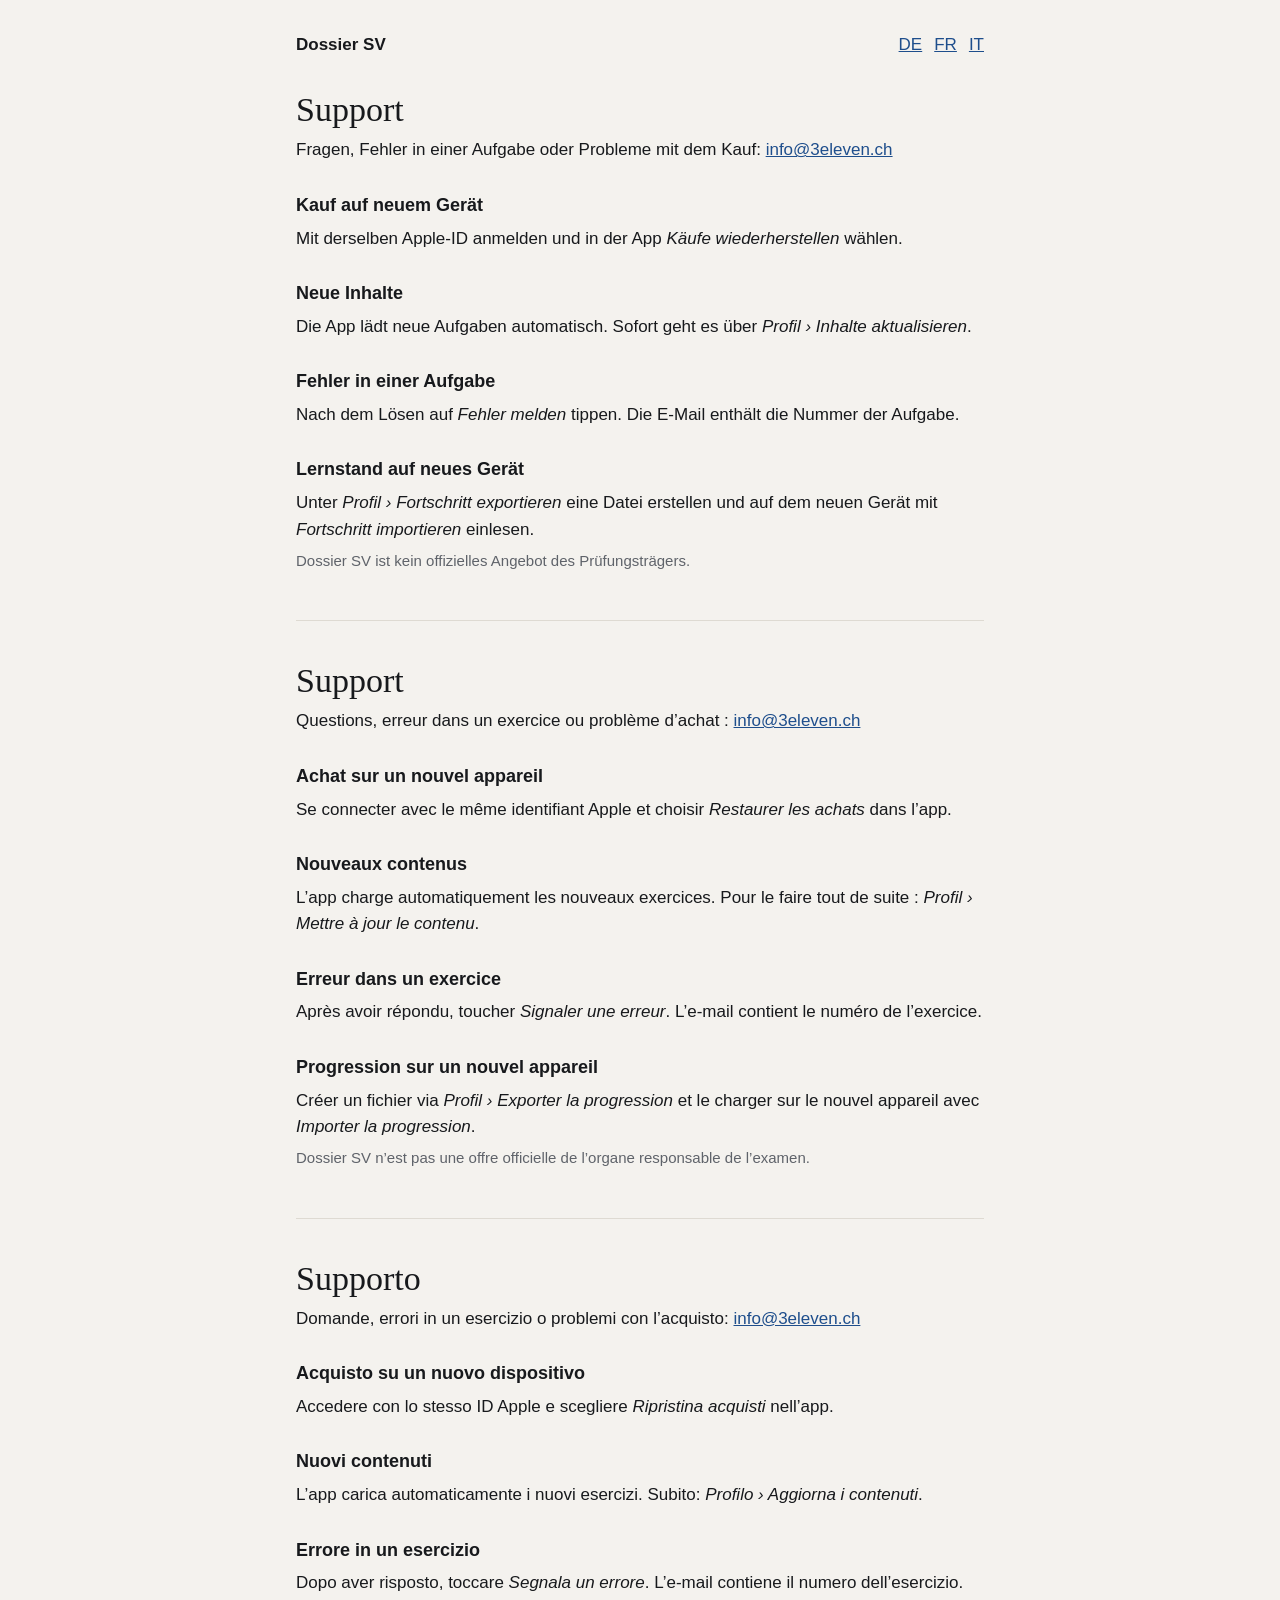
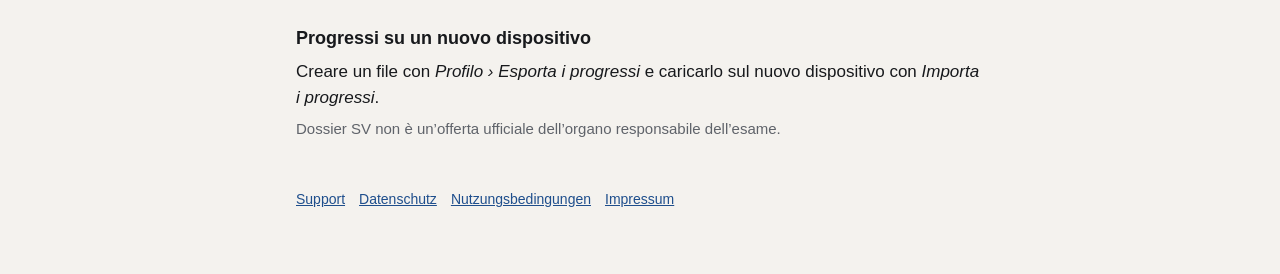
<file: index.html>
<!doctype html>
<html lang="de">
<head>
<meta charset="utf-8">
<meta name="viewport" content="width=device-width, initial-scale=1">
<title>Support – Dossier SV</title>
<link rel="stylesheet" href="style.css">
</head>
<body>
<main>
<header>
  <span class="brand">Dossier SV</span>
  <nav class="lang"><a href="#de">DE</a><a href="#fr">FR</a><a href="#it">IT</a></nav>
</header>

<section id="de" lang="de">
  <h1>Support</h1>
  <p>Fragen, Fehler in einer Aufgabe oder Probleme mit dem Kauf: <a href="mailto:info@3eleven.ch">info@3eleven.ch</a></p>

  <h2>Kauf auf neuem Gerät</h2>
  <p>Mit derselben Apple-ID anmelden und in der App <em>Käufe wiederherstellen</em> wählen.</p>

  <h2>Neue Inhalte</h2>
  <p>Die App lädt neue Aufgaben automatisch. Sofort geht es über <em>Profil › Inhalte aktualisieren</em>.</p>

  <h2>Fehler in einer Aufgabe</h2>
  <p>Nach dem Lösen auf <em>Fehler melden</em> tippen. Die E-Mail enthält die Nummer der Aufgabe.</p>

  <h2>Lernstand auf neues Gerät</h2>
  <p>Unter <em>Profil › Fortschritt exportieren</em> eine Datei erstellen und auf dem neuen Gerät mit <em>Fortschritt importieren</em> einlesen.</p>

  <p class="meta">Dossier SV ist kein offizielles Angebot des Prüfungsträgers.</p>
</section>

<section id="fr" lang="fr">
  <h1>Support</h1>
  <p>Questions, erreur dans un exercice ou problème d’achat : <a href="mailto:info@3eleven.ch">info@3eleven.ch</a></p>

  <h2>Achat sur un nouvel appareil</h2>
  <p>Se connecter avec le même identifiant Apple et choisir <em>Restaurer les achats</em> dans l’app.</p>

  <h2>Nouveaux contenus</h2>
  <p>L’app charge automatiquement les nouveaux exercices. Pour le faire tout de suite : <em>Profil › Mettre à jour le contenu</em>.</p>

  <h2>Erreur dans un exercice</h2>
  <p>Après avoir répondu, toucher <em>Signaler une erreur</em>. L’e-mail contient le numéro de l’exercice.</p>

  <h2>Progression sur un nouvel appareil</h2>
  <p>Créer un fichier via <em>Profil › Exporter la progression</em> et le charger sur le nouvel appareil avec <em>Importer la progression</em>.</p>

  <p class="meta">Dossier SV n’est pas une offre officielle de l’organe responsable de l’examen.</p>
</section>

<section id="it" lang="it">
  <h1>Supporto</h1>
  <p>Domande, errori in un esercizio o problemi con l’acquisto: <a href="mailto:info@3eleven.ch">info@3eleven.ch</a></p>

  <h2>Acquisto su un nuovo dispositivo</h2>
  <p>Accedere con lo stesso ID Apple e scegliere <em>Ripristina acquisti</em> nell’app.</p>

  <h2>Nuovi contenuti</h2>
  <p>L’app carica automaticamente i nuovi esercizi. Subito: <em>Profilo › Aggiorna i contenuti</em>.</p>

  <h2>Errore in un esercizio</h2>
  <p>Dopo aver risposto, toccare <em>Segnala un errore</em>. L’e-mail contiene il numero dell’esercizio.</p>

  <h2>Progressi su un nuovo dispositivo</h2>
  <p>Creare un file con <em>Profilo › Esporta i progressi</em> e caricarlo sul nuovo dispositivo con <em>Importa i progressi</em>.</p>

  <p class="meta">Dossier SV non è un’offerta ufficiale dell’organo responsabile dell’esame.</p>
</section>

<footer>
  <a href="index.html">Support</a><a href="datenschutz.html">Datenschutz</a><a href="nutzungsbedingungen.html">Nutzungsbedingungen</a><a href="impressum.html">Impressum</a>
</footer>
</main>
</body>
</html>
</file>
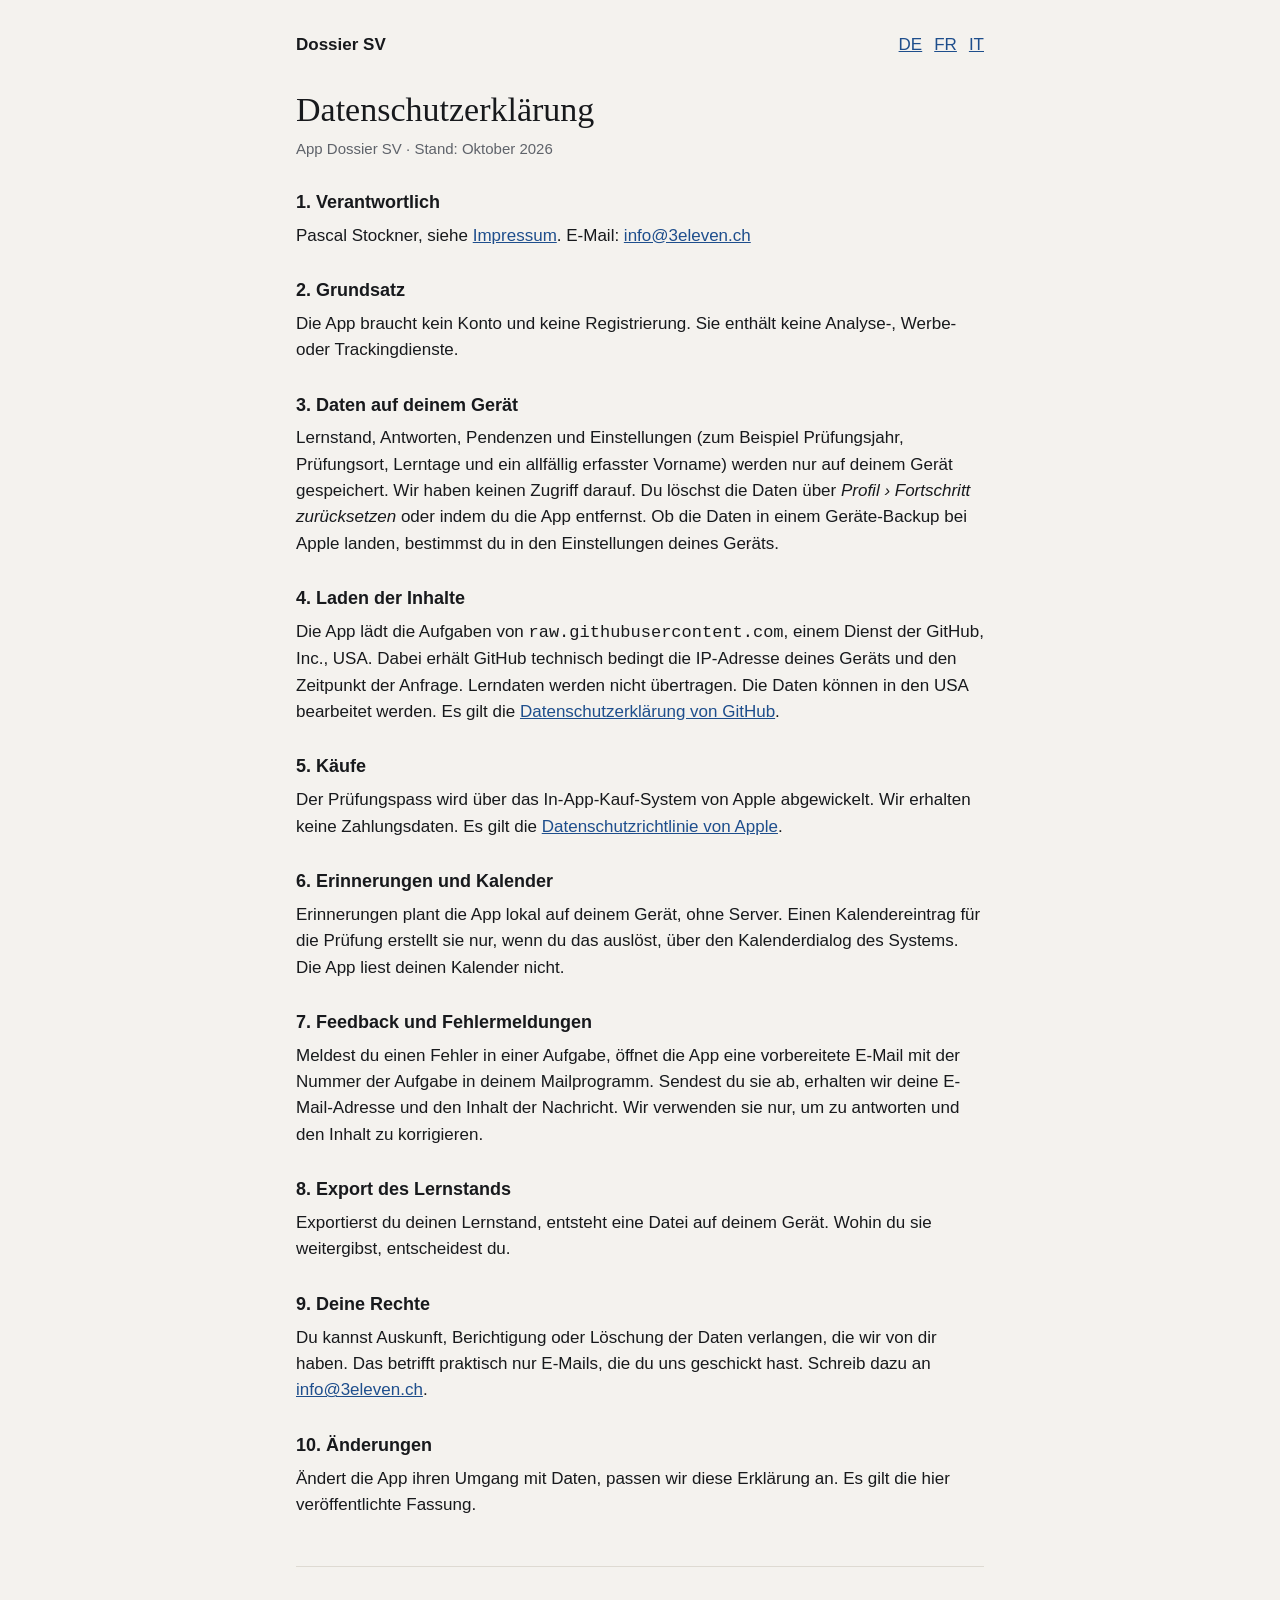
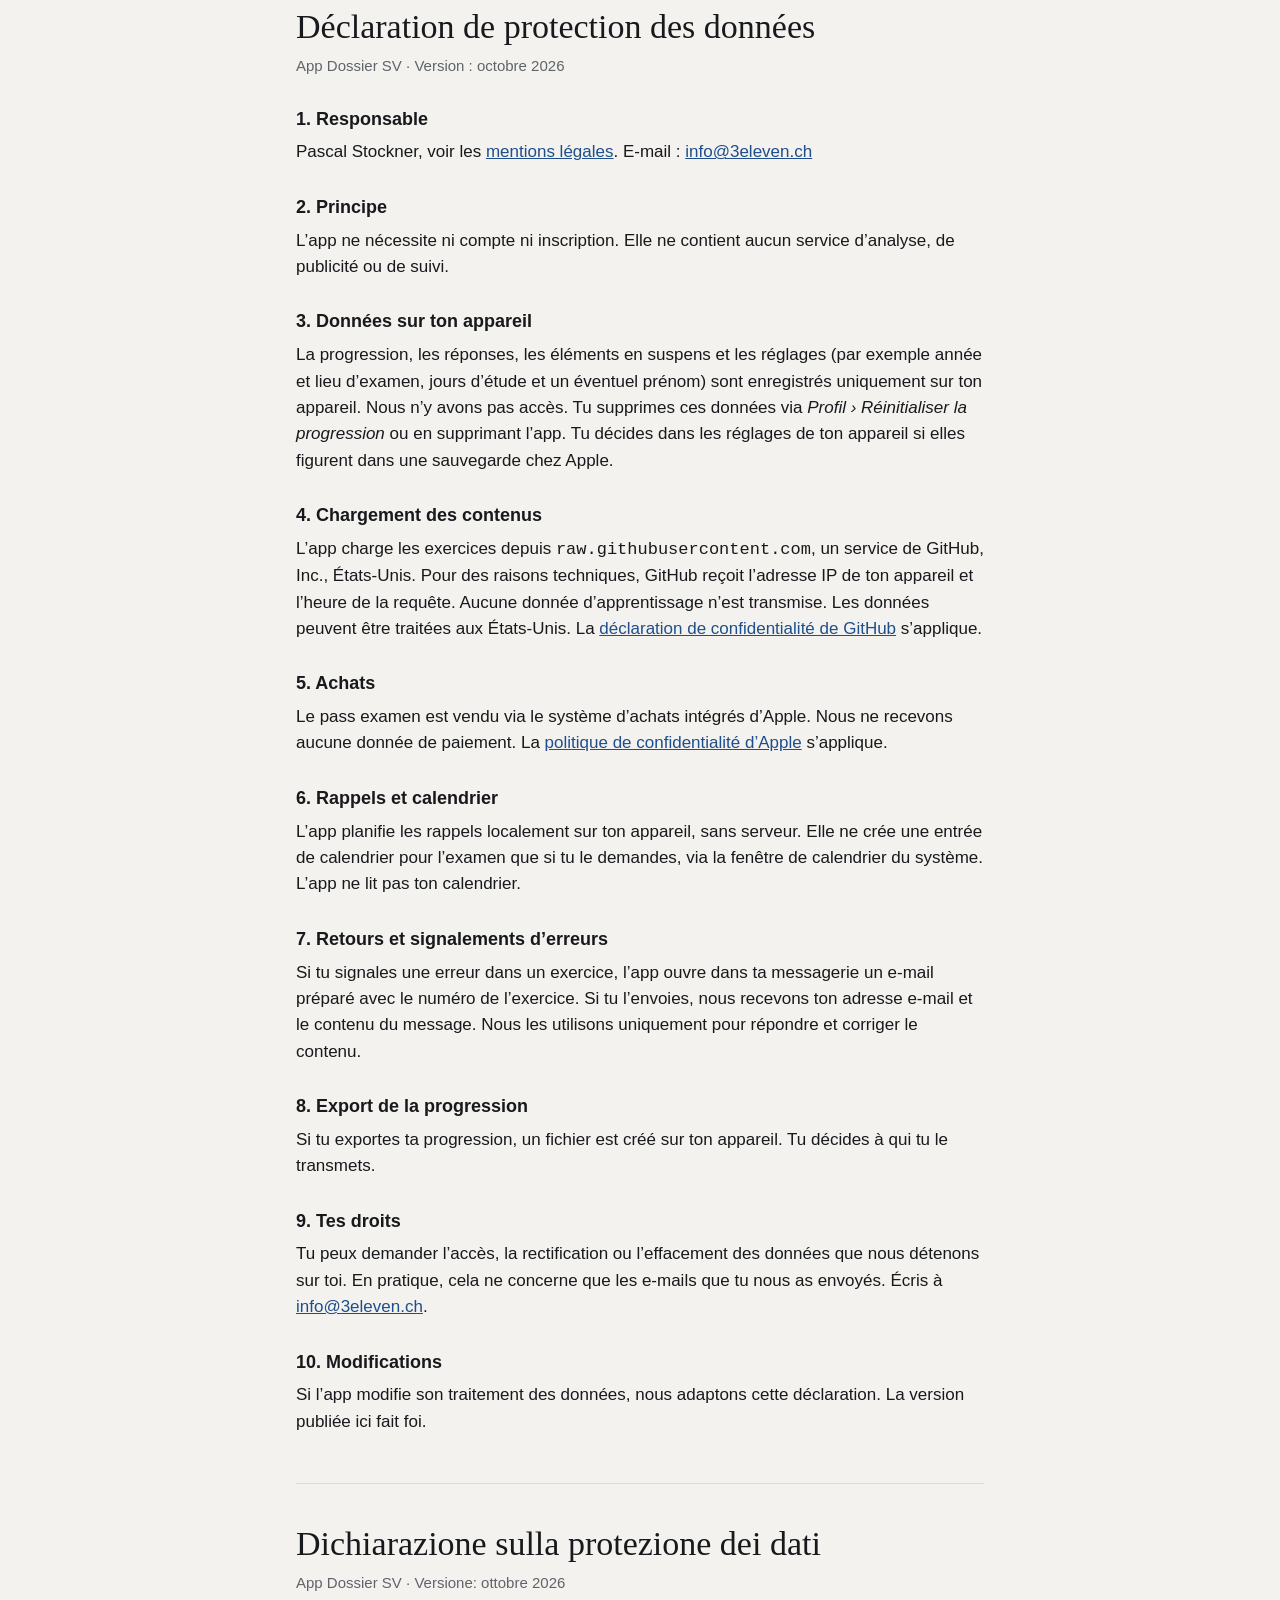
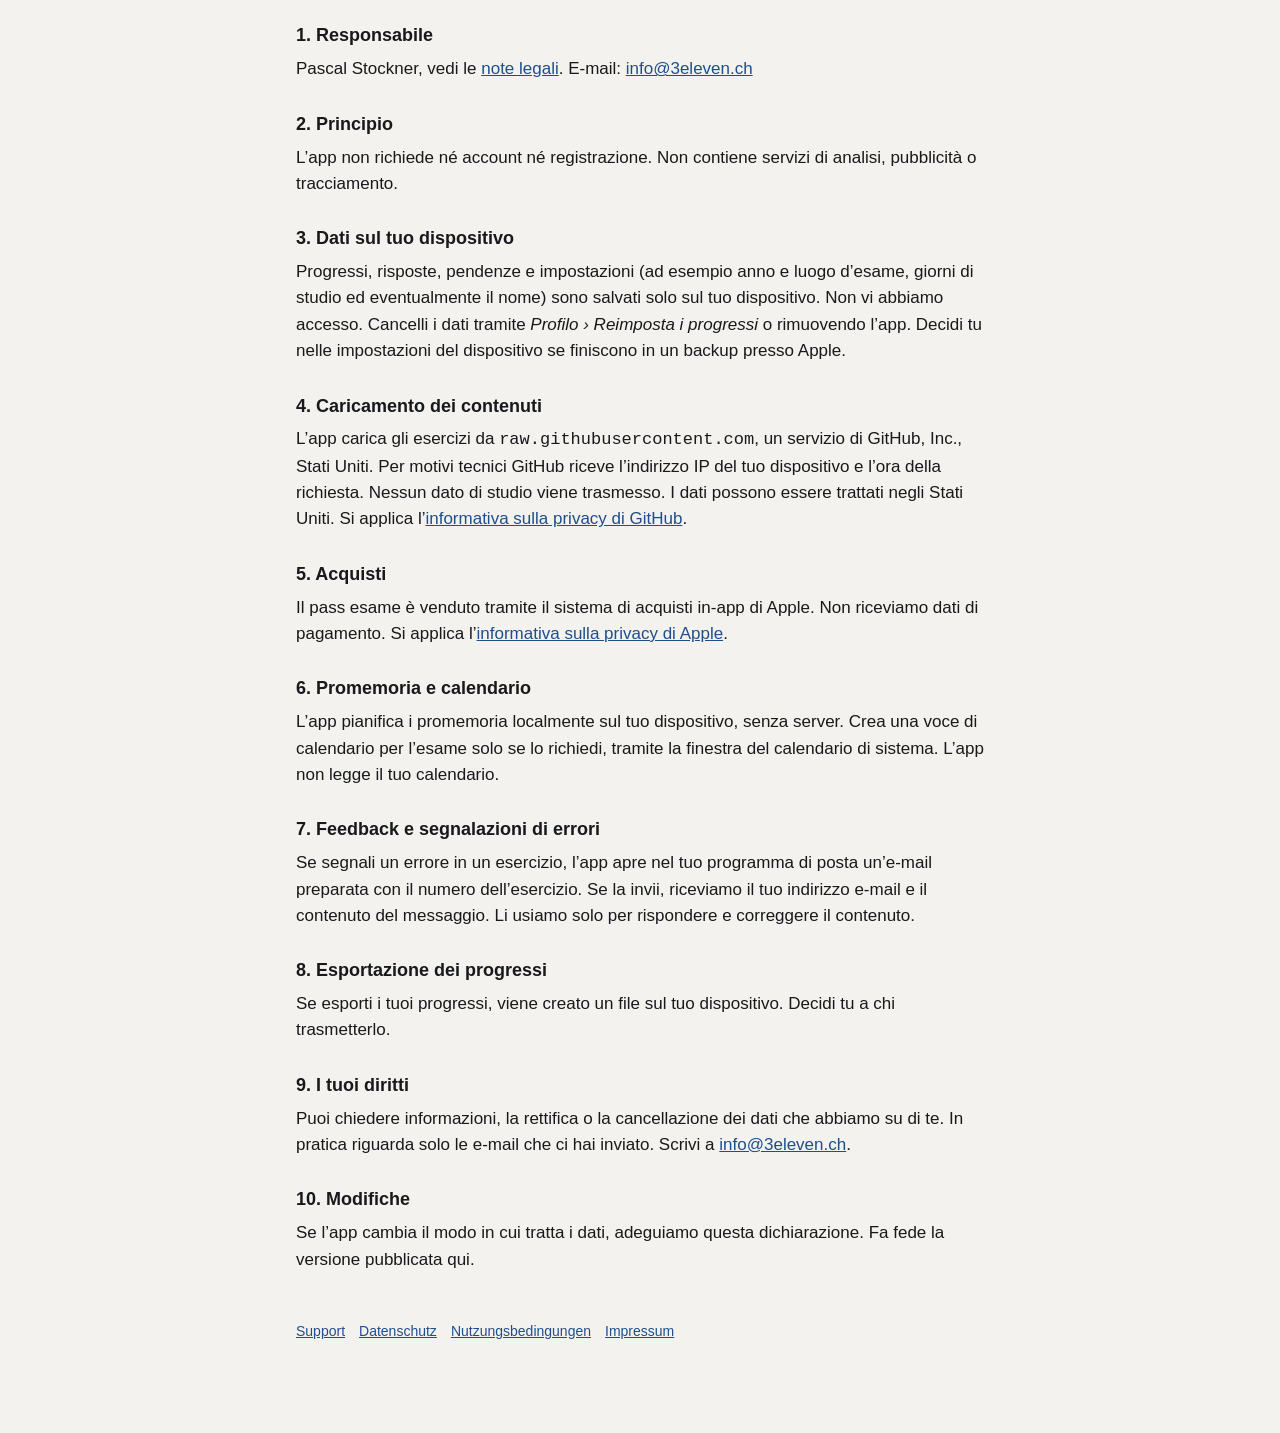
<file: datenschutz.html>
<!doctype html>
<html lang="de">
<head>
<meta charset="utf-8">
<meta name="viewport" content="width=device-width, initial-scale=1">
<title>Datenschutz – Dossier SV</title>
<link rel="stylesheet" href="style.css">
</head>
<body>
<main>
<header>
  <span class="brand">Dossier SV</span>
  <nav class="lang"><a href="#de">DE</a><a href="#fr">FR</a><a href="#it">IT</a></nav>
</header>

<section id="de" lang="de">
  <h1>Datenschutzerklärung</h1>
  <p class="meta">App Dossier SV · Stand: Oktober 2026</p>

  <h2>1. Verantwortlich</h2>
  <p>Pascal Stockner, siehe <a href="impressum.html">Impressum</a>. E-Mail: <a href="mailto:info@3eleven.ch">info@3eleven.ch</a></p>

  <h2>2. Grundsatz</h2>
  <p>Die App braucht kein Konto und keine Registrierung. Sie enthält keine Analyse-, Werbe- oder Trackingdienste.</p>

  <h2>3. Daten auf deinem Gerät</h2>
  <p>Lernstand, Antworten, Pendenzen und Einstellungen (zum Beispiel Prüfungsjahr, Prüfungsort, Lerntage und ein allfällig erfasster Vorname) werden nur auf deinem Gerät gespeichert. Wir haben keinen Zugriff darauf. Du löschst die Daten über <em>Profil › Fortschritt zurücksetzen</em> oder indem du die App entfernst. Ob die Daten in einem Geräte-Backup bei Apple landen, bestimmst du in den Einstellungen deines Geräts.</p>

  <h2>4. Laden der Inhalte</h2>
  <p>Die App lädt die Aufgaben von <code>raw.githubusercontent.com</code>, einem Dienst der GitHub, Inc., USA. Dabei erhält GitHub technisch bedingt die IP-Adresse deines Geräts und den Zeitpunkt der Anfrage. Lerndaten werden nicht übertragen. Die Daten können in den USA bearbeitet werden. Es gilt die <a href="https://docs.github.com/de/site-policy/privacy-policies/github-general-privacy-statement">Datenschutzerklärung von GitHub</a>.</p>

  <h2>5. Käufe</h2>
  <p>Der Prüfungspass wird über das In-App-Kauf-System von Apple abgewickelt. Wir erhalten keine Zahlungsdaten. Es gilt die <a href="https://www.apple.com/chde/legal/privacy/">Datenschutzrichtlinie von Apple</a>.</p>

  <h2>6. Erinnerungen und Kalender</h2>
  <p>Erinnerungen plant die App lokal auf deinem Gerät, ohne Server. Einen Kalendereintrag für die Prüfung erstellt sie nur, wenn du das auslöst, über den Kalenderdialog des Systems. Die App liest deinen Kalender nicht.</p>

  <h2>7. Feedback und Fehlermeldungen</h2>
  <p>Meldest du einen Fehler in einer Aufgabe, öffnet die App eine vorbereitete E-Mail mit der Nummer der Aufgabe in deinem Mailprogramm. Sendest du sie ab, erhalten wir deine E-Mail-Adresse und den Inhalt der Nachricht. Wir verwenden sie nur, um zu antworten und den Inhalt zu korrigieren.</p>

  <h2>8. Export des Lernstands</h2>
  <p>Exportierst du deinen Lernstand, entsteht eine Datei auf deinem Gerät. Wohin du sie weitergibst, entscheidest du.</p>

  <h2>9. Deine Rechte</h2>
  <p>Du kannst Auskunft, Berichtigung oder Löschung der Daten verlangen, die wir von dir haben. Das betrifft praktisch nur E-Mails, die du uns geschickt hast. Schreib dazu an <a href="mailto:info@3eleven.ch">info@3eleven.ch</a>.</p>

  <h2>10. Änderungen</h2>
  <p>Ändert die App ihren Umgang mit Daten, passen wir diese Erklärung an. Es gilt die hier veröffentlichte Fassung.</p>
</section>

<section id="fr" lang="fr">
  <h1>Déclaration de protection des données</h1>
  <p class="meta">App Dossier SV · Version : octobre 2026</p>

  <h2>1. Responsable</h2>
  <p>Pascal Stockner, voir les <a href="impressum.html#fr">mentions légales</a>. E-mail : <a href="mailto:info@3eleven.ch">info@3eleven.ch</a></p>

  <h2>2. Principe</h2>
  <p>L’app ne nécessite ni compte ni inscription. Elle ne contient aucun service d’analyse, de publicité ou de suivi.</p>

  <h2>3. Données sur ton appareil</h2>
  <p>La progression, les réponses, les éléments en suspens et les réglages (par exemple année et lieu d’examen, jours d’étude et un éventuel prénom) sont enregistrés uniquement sur ton appareil. Nous n’y avons pas accès. Tu supprimes ces données via <em>Profil › Réinitialiser la progression</em> ou en supprimant l’app. Tu décides dans les réglages de ton appareil si elles figurent dans une sauvegarde chez Apple.</p>

  <h2>4. Chargement des contenus</h2>
  <p>L’app charge les exercices depuis <code>raw.githubusercontent.com</code>, un service de GitHub, Inc., États-Unis. Pour des raisons techniques, GitHub reçoit l’adresse IP de ton appareil et l’heure de la requête. Aucune donnée d’apprentissage n’est transmise. Les données peuvent être traitées aux États-Unis. La <a href="https://docs.github.com/fr/site-policy/privacy-policies/github-general-privacy-statement">déclaration de confidentialité de GitHub</a> s’applique.</p>

  <h2>5. Achats</h2>
  <p>Le pass examen est vendu via le système d’achats intégrés d’Apple. Nous ne recevons aucune donnée de paiement. La <a href="https://www.apple.com/chfr/legal/privacy/">politique de confidentialité d’Apple</a> s’applique.</p>

  <h2>6. Rappels et calendrier</h2>
  <p>L’app planifie les rappels localement sur ton appareil, sans serveur. Elle ne crée une entrée de calendrier pour l’examen que si tu le demandes, via la fenêtre de calendrier du système. L’app ne lit pas ton calendrier.</p>

  <h2>7. Retours et signalements d’erreurs</h2>
  <p>Si tu signales une erreur dans un exercice, l’app ouvre dans ta messagerie un e-mail préparé avec le numéro de l’exercice. Si tu l’envoies, nous recevons ton adresse e-mail et le contenu du message. Nous les utilisons uniquement pour répondre et corriger le contenu.</p>

  <h2>8. Export de la progression</h2>
  <p>Si tu exportes ta progression, un fichier est créé sur ton appareil. Tu décides à qui tu le transmets.</p>

  <h2>9. Tes droits</h2>
  <p>Tu peux demander l’accès, la rectification ou l’effacement des données que nous détenons sur toi. En pratique, cela ne concerne que les e-mails que tu nous as envoyés. Écris à <a href="mailto:info@3eleven.ch">info@3eleven.ch</a>.</p>

  <h2>10. Modifications</h2>
  <p>Si l’app modifie son traitement des données, nous adaptons cette déclaration. La version publiée ici fait foi.</p>
</section>

<section id="it" lang="it">
  <h1>Dichiarazione sulla protezione dei dati</h1>
  <p class="meta">App Dossier SV · Versione: ottobre 2026</p>

  <h2>1. Responsabile</h2>
  <p>Pascal Stockner, vedi le <a href="impressum.html#it">note legali</a>. E-mail: <a href="mailto:info@3eleven.ch">info@3eleven.ch</a></p>

  <h2>2. Principio</h2>
  <p>L’app non richiede né account né registrazione. Non contiene servizi di analisi, pubblicità o tracciamento.</p>

  <h2>3. Dati sul tuo dispositivo</h2>
  <p>Progressi, risposte, pendenze e impostazioni (ad esempio anno e luogo d’esame, giorni di studio ed eventualmente il nome) sono salvati solo sul tuo dispositivo. Non vi abbiamo accesso. Cancelli i dati tramite <em>Profilo › Reimposta i progressi</em> o rimuovendo l’app. Decidi tu nelle impostazioni del dispositivo se finiscono in un backup presso Apple.</p>

  <h2>4. Caricamento dei contenuti</h2>
  <p>L’app carica gli esercizi da <code>raw.githubusercontent.com</code>, un servizio di GitHub, Inc., Stati Uniti. Per motivi tecnici GitHub riceve l’indirizzo IP del tuo dispositivo e l’ora della richiesta. Nessun dato di studio viene trasmesso. I dati possono essere trattati negli Stati Uniti. Si applica l’<a href="https://docs.github.com/en/site-policy/privacy-policies/github-general-privacy-statement">informativa sulla privacy di GitHub</a>.</p>

  <h2>5. Acquisti</h2>
  <p>Il pass esame è venduto tramite il sistema di acquisti in-app di Apple. Non riceviamo dati di pagamento. Si applica l’<a href="https://www.apple.com/chit/legal/privacy/">informativa sulla privacy di Apple</a>.</p>

  <h2>6. Promemoria e calendario</h2>
  <p>L’app pianifica i promemoria localmente sul tuo dispositivo, senza server. Crea una voce di calendario per l’esame solo se lo richiedi, tramite la finestra del calendario di sistema. L’app non legge il tuo calendario.</p>

  <h2>7. Feedback e segnalazioni di errori</h2>
  <p>Se segnali un errore in un esercizio, l’app apre nel tuo programma di posta un’e-mail preparata con il numero dell’esercizio. Se la invii, riceviamo il tuo indirizzo e-mail e il contenuto del messaggio. Li usiamo solo per rispondere e correggere il contenuto.</p>

  <h2>8. Esportazione dei progressi</h2>
  <p>Se esporti i tuoi progressi, viene creato un file sul tuo dispositivo. Decidi tu a chi trasmetterlo.</p>

  <h2>9. I tuoi diritti</h2>
  <p>Puoi chiedere informazioni, la rettifica o la cancellazione dei dati che abbiamo su di te. In pratica riguarda solo le e-mail che ci hai inviato. Scrivi a <a href="mailto:info@3eleven.ch">info@3eleven.ch</a>.</p>

  <h2>10. Modifiche</h2>
  <p>Se l’app cambia il modo in cui tratta i dati, adeguiamo questa dichiarazione. Fa fede la versione pubblicata qui.</p>
</section>

<footer>
  <a href="index.html">Support</a><a href="datenschutz.html">Datenschutz</a><a href="nutzungsbedingungen.html">Nutzungsbedingungen</a><a href="impressum.html">Impressum</a>
</footer>
</main>
</body>
</html>
</file>
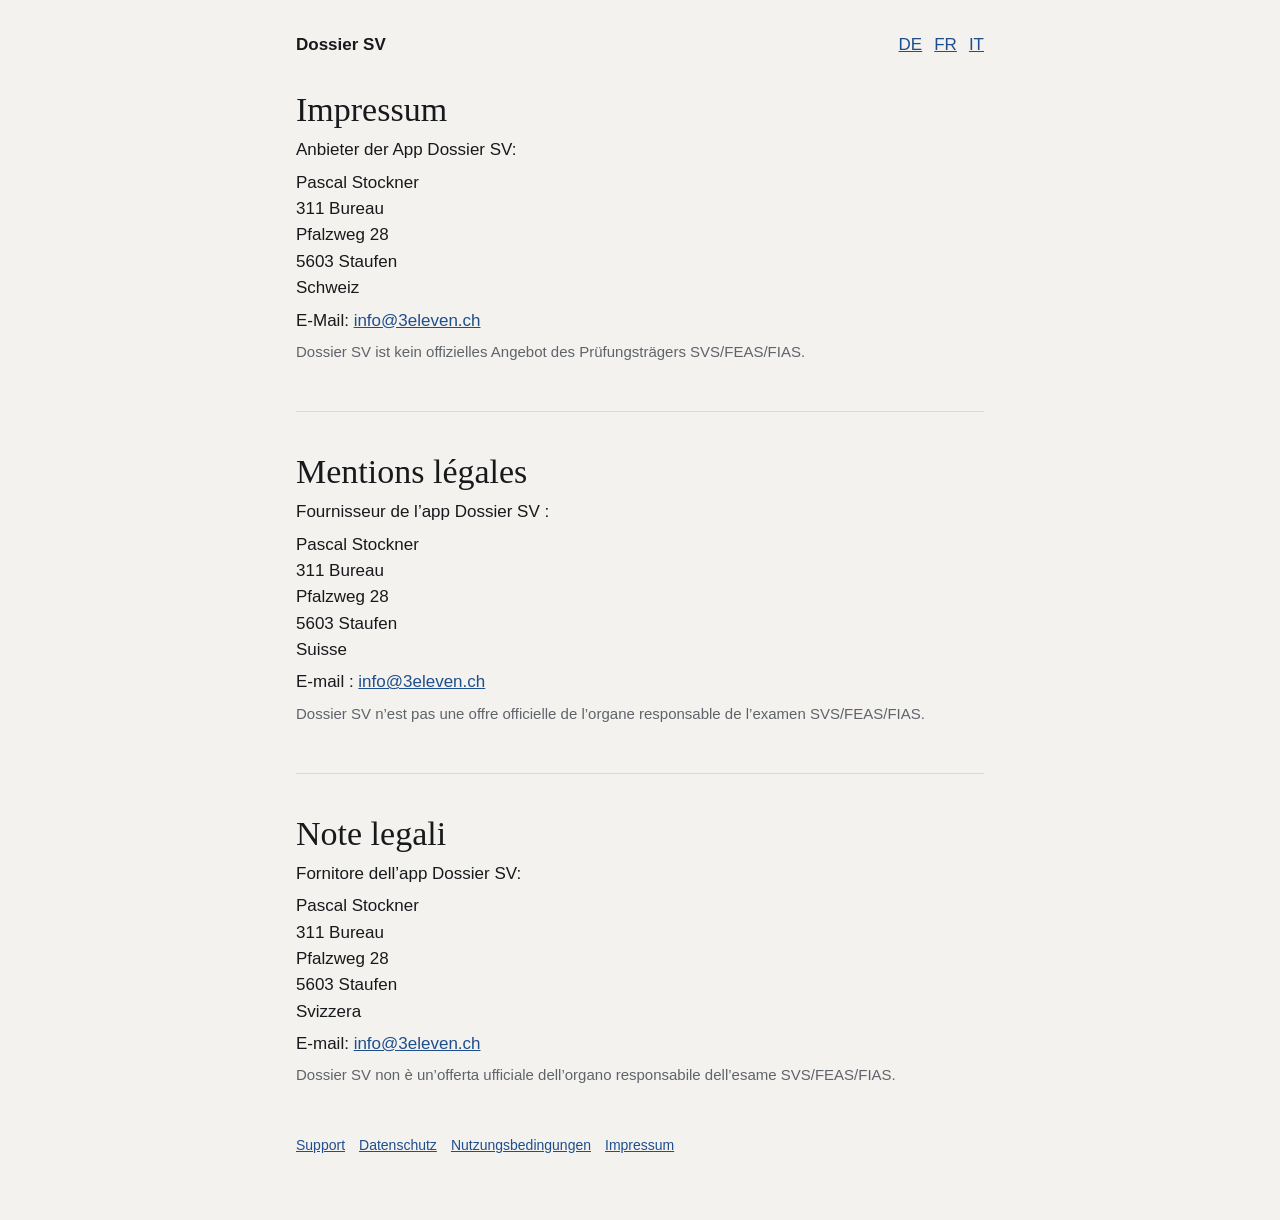
<file: impressum.html>
<!doctype html>
<html lang="de">
<head>
<meta charset="utf-8">
<meta name="viewport" content="width=device-width, initial-scale=1">
<title>Impressum – Dossier SV</title>
<link rel="stylesheet" href="style.css">
</head>
<body>
<main>
<header>
  <span class="brand">Dossier SV</span>
  <nav class="lang"><a href="#de">DE</a><a href="#fr">FR</a><a href="#it">IT</a></nav>
</header>

<section id="de" lang="de">
  <h1>Impressum</h1>
  <p>Anbieter der App Dossier SV:</p>
  <p>Pascal Stockner<br>311 Bureau<br>Pfalzweg 28<br>5603 Staufen<br>Schweiz</p>
  <p>E-Mail: <a href="mailto:info@3eleven.ch">info@3eleven.ch</a></p>
  <p class="meta">Dossier SV ist kein offizielles Angebot des Prüfungsträgers SVS/FEAS/FIAS.</p>
</section>

<section id="fr" lang="fr">
  <h1>Mentions légales</h1>
  <p>Fournisseur de l’app Dossier SV :</p>
  <p>Pascal Stockner<br>311 Bureau<br>Pfalzweg 28<br>5603 Staufen<br>Suisse</p>
  <p>E-mail : <a href="mailto:info@3eleven.ch">info@3eleven.ch</a></p>
  <p class="meta">Dossier SV n’est pas une offre officielle de l’organe responsable de l’examen SVS/FEAS/FIAS.</p>
</section>

<section id="it" lang="it">
  <h1>Note legali</h1>
  <p>Fornitore dell’app Dossier SV:</p>
  <p>Pascal Stockner<br>311 Bureau<br>Pfalzweg 28<br>5603 Staufen<br>Svizzera</p>
  <p>E-mail: <a href="mailto:info@3eleven.ch">info@3eleven.ch</a></p>
  <p class="meta">Dossier SV non è un’offerta ufficiale dell’organo responsabile dell’esame SVS/FEAS/FIAS.</p>
</section>

<footer>
  <a href="index.html">Support</a><a href="datenschutz.html">Datenschutz</a><a href="nutzungsbedingungen.html">Nutzungsbedingungen</a><a href="impressum.html">Impressum</a>
</footer>
</main>
</body>
</html>
</file>
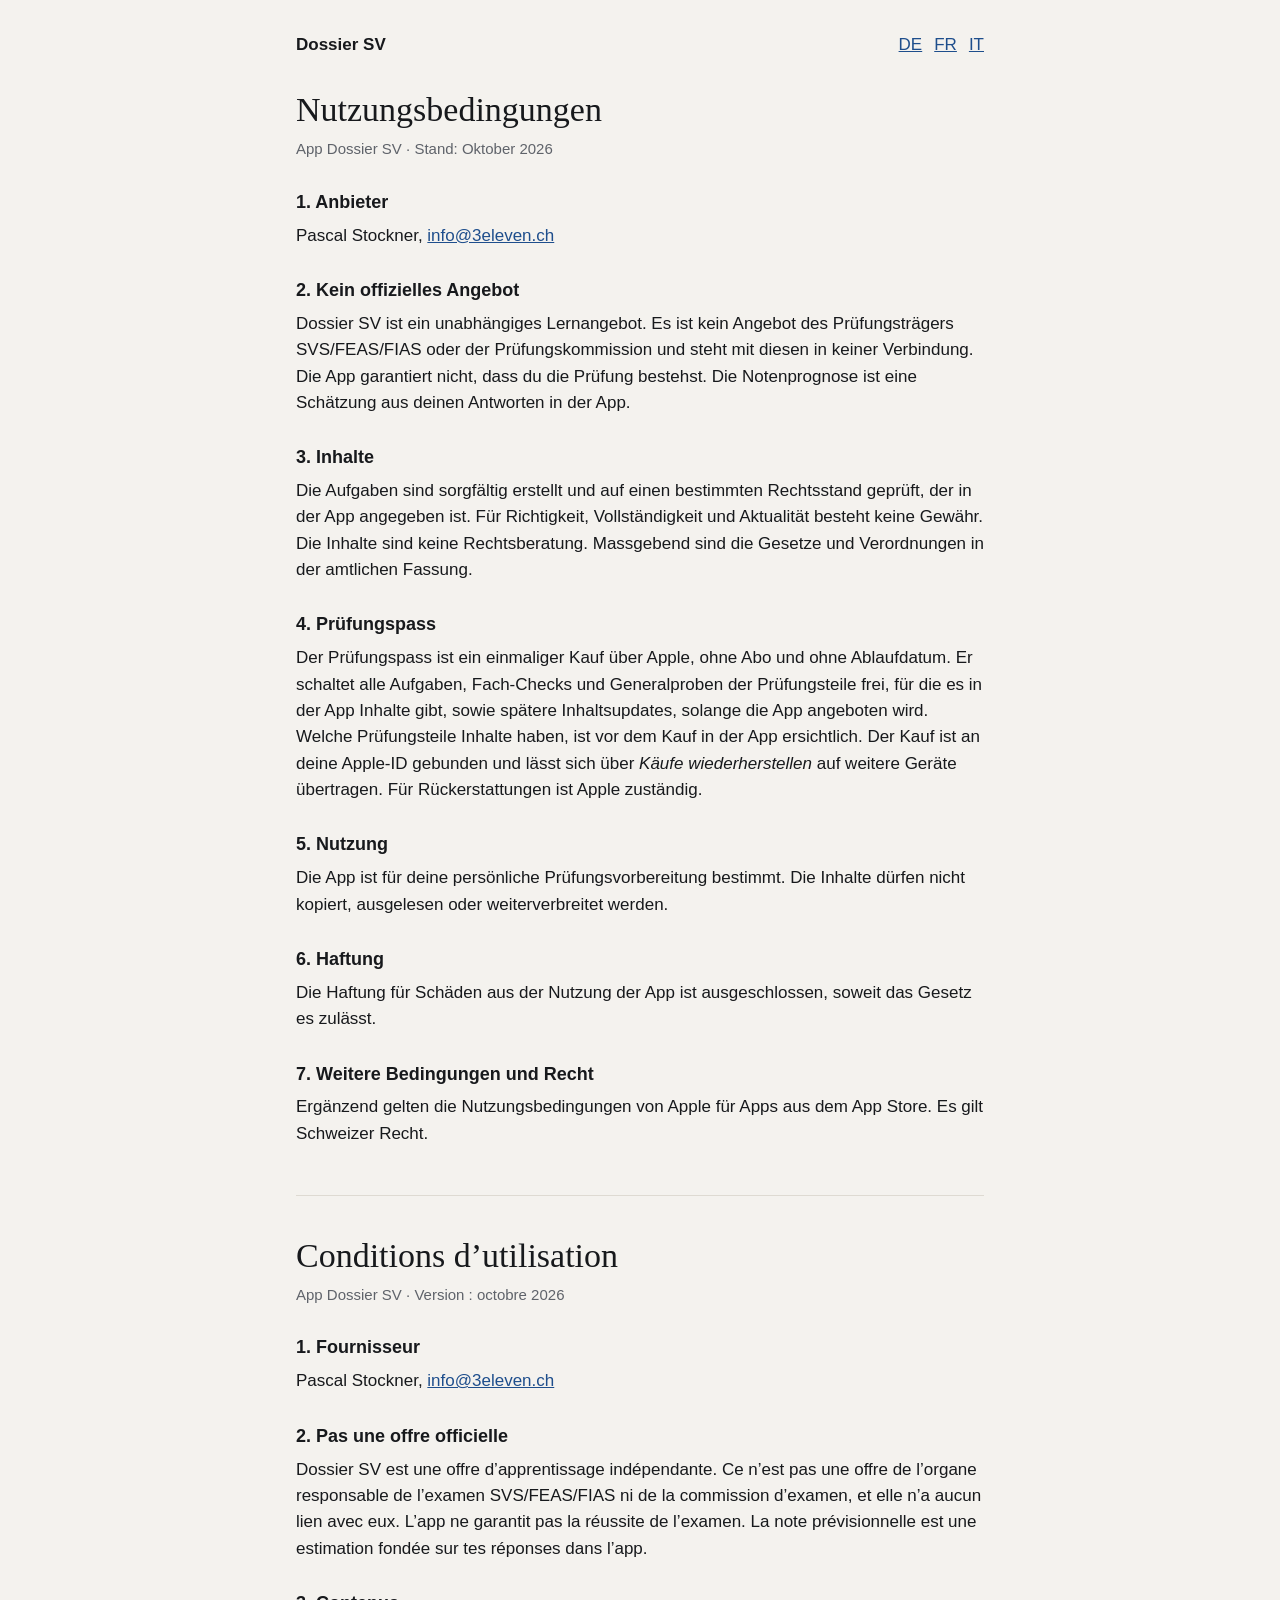
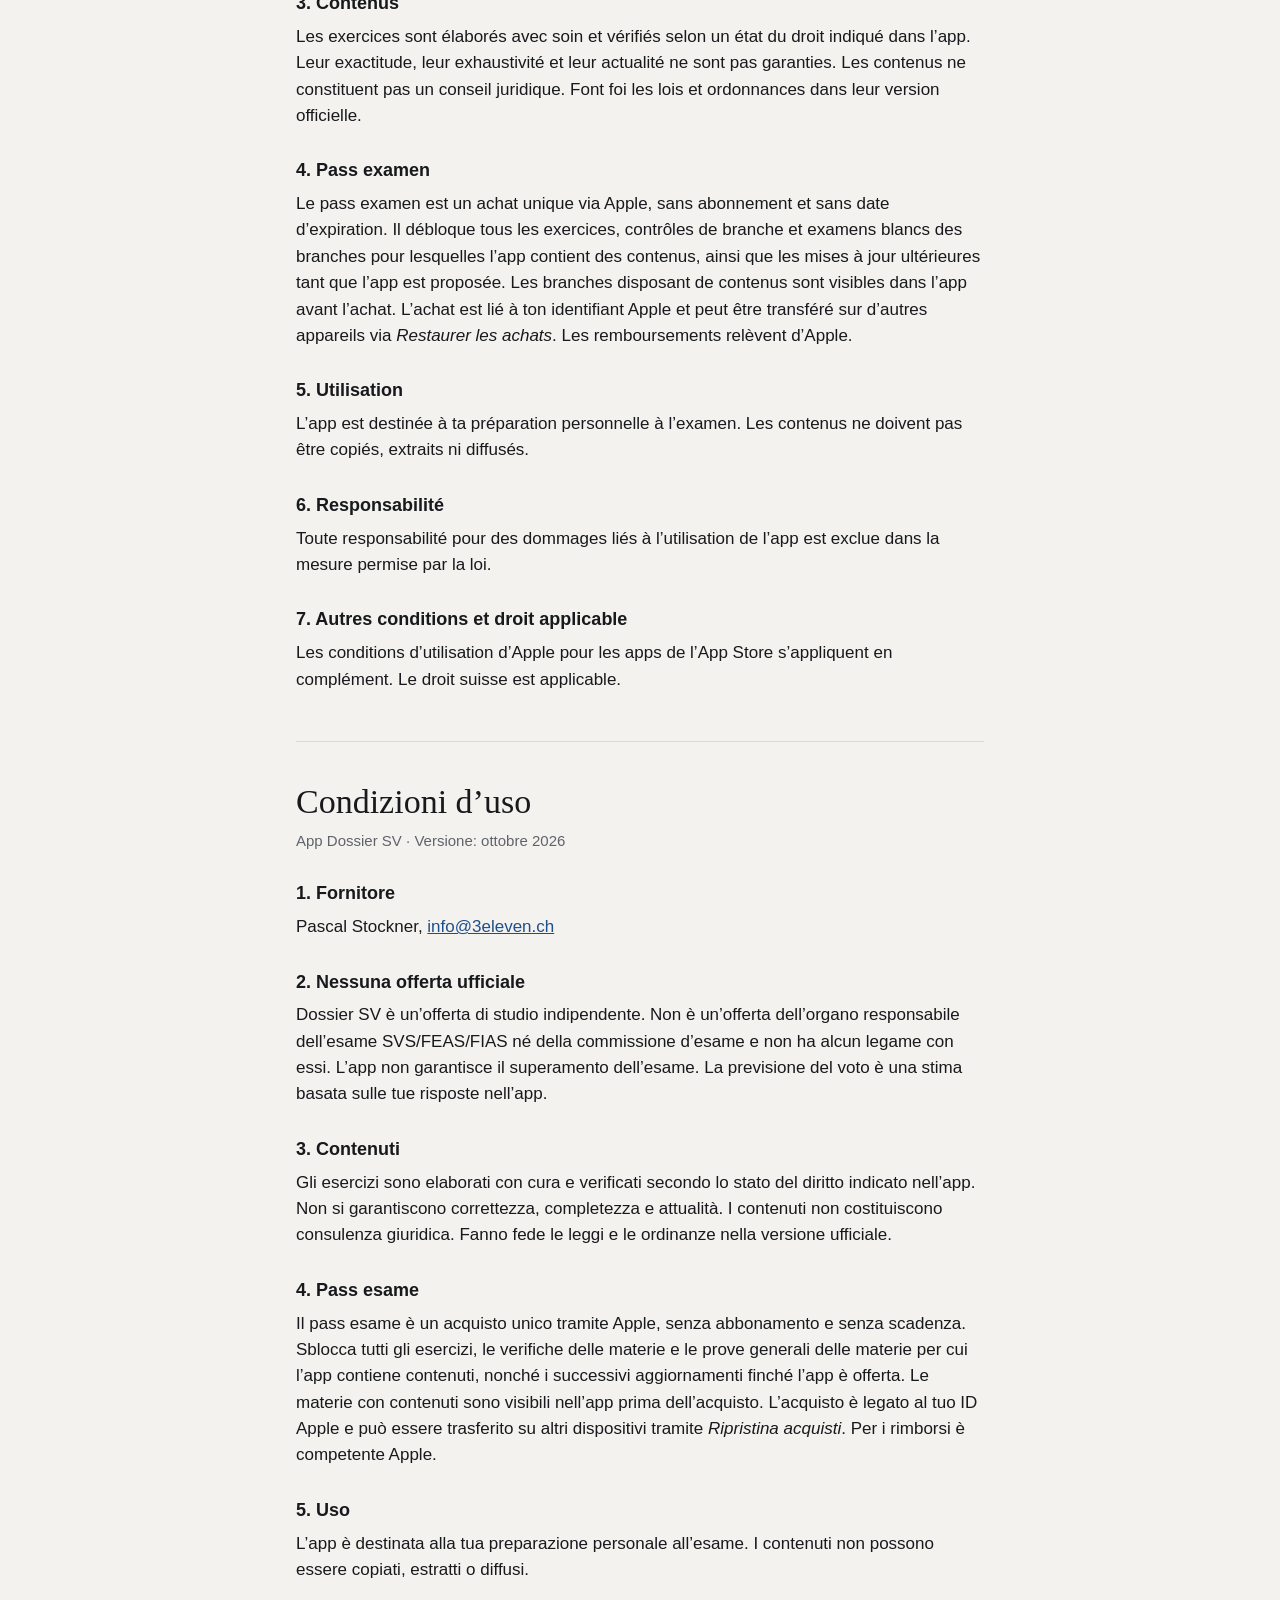
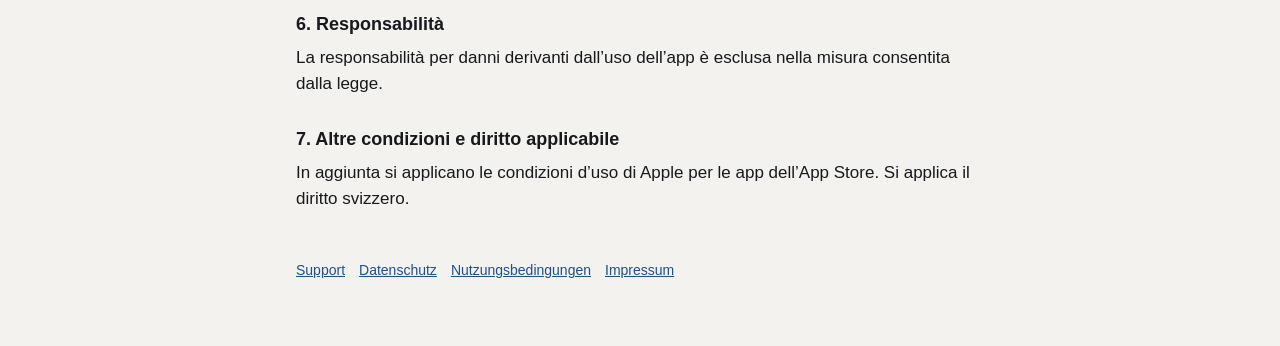
<file: nutzungsbedingungen.html>
<!doctype html>
<html lang="de">
<head>
<meta charset="utf-8">
<meta name="viewport" content="width=device-width, initial-scale=1">
<title>Nutzungsbedingungen – Dossier SV</title>
<link rel="stylesheet" href="style.css">
</head>
<body>
<main>
<header>
  <span class="brand">Dossier SV</span>
  <nav class="lang"><a href="#de">DE</a><a href="#fr">FR</a><a href="#it">IT</a></nav>
</header>

<section id="de" lang="de">
  <h1>Nutzungsbedingungen</h1>
  <p class="meta">App Dossier SV · Stand: Oktober 2026</p>

  <h2>1. Anbieter</h2>
  <p>Pascal Stockner, <a href="mailto:info@3eleven.ch">info@3eleven.ch</a></p>

  <h2>2. Kein offizielles Angebot</h2>
  <p>Dossier SV ist ein unabhängiges Lernangebot. Es ist kein Angebot des Prüfungsträgers SVS/FEAS/FIAS oder der Prüfungskommission und steht mit diesen in keiner Verbindung. Die App garantiert nicht, dass du die Prüfung bestehst. Die Notenprognose ist eine Schätzung aus deinen Antworten in der App.</p>

  <h2>3. Inhalte</h2>
  <p>Die Aufgaben sind sorgfältig erstellt und auf einen bestimmten Rechtsstand geprüft, der in der App angegeben ist. Für Richtigkeit, Vollständigkeit und Aktualität besteht keine Gewähr. Die Inhalte sind keine Rechtsberatung. Massgebend sind die Gesetze und Verordnungen in der amtlichen Fassung.</p>

  <h2>4. Prüfungspass</h2>
  <p>Der Prüfungspass ist ein einmaliger Kauf über Apple, ohne Abo und ohne Ablaufdatum. Er schaltet alle Aufgaben, Fach-Checks und Generalproben der Prüfungsteile frei, für die es in der App Inhalte gibt, sowie spätere Inhaltsupdates, solange die App angeboten wird. Welche Prüfungsteile Inhalte haben, ist vor dem Kauf in der App ersichtlich. Der Kauf ist an deine Apple-ID gebunden und lässt sich über <em>Käufe wiederherstellen</em> auf weitere Geräte übertragen. Für Rückerstattungen ist Apple zuständig.</p>

  <h2>5. Nutzung</h2>
  <p>Die App ist für deine persönliche Prüfungsvorbereitung bestimmt. Die Inhalte dürfen nicht kopiert, ausgelesen oder weiterverbreitet werden.</p>

  <h2>6. Haftung</h2>
  <p>Die Haftung für Schäden aus der Nutzung der App ist ausgeschlossen, soweit das Gesetz es zulässt.</p>

  <h2>7. Weitere Bedingungen und Recht</h2>
  <p>Ergänzend gelten die Nutzungsbedingungen von Apple für Apps aus dem App Store. Es gilt Schweizer Recht.</p>
</section>

<section id="fr" lang="fr">
  <h1>Conditions d’utilisation</h1>
  <p class="meta">App Dossier SV · Version : octobre 2026</p>

  <h2>1. Fournisseur</h2>
  <p>Pascal Stockner, <a href="mailto:info@3eleven.ch">info@3eleven.ch</a></p>

  <h2>2. Pas une offre officielle</h2>
  <p>Dossier SV est une offre d’apprentissage indépendante. Ce n’est pas une offre de l’organe responsable de l’examen SVS/FEAS/FIAS ni de la commission d’examen, et elle n’a aucun lien avec eux. L’app ne garantit pas la réussite de l’examen. La note prévisionnelle est une estimation fondée sur tes réponses dans l’app.</p>

  <h2>3. Contenus</h2>
  <p>Les exercices sont élaborés avec soin et vérifiés selon un état du droit indiqué dans l’app. Leur exactitude, leur exhaustivité et leur actualité ne sont pas garanties. Les contenus ne constituent pas un conseil juridique. Font foi les lois et ordonnances dans leur version officielle.</p>

  <h2>4. Pass examen</h2>
  <p>Le pass examen est un achat unique via Apple, sans abonnement et sans date d’expiration. Il débloque tous les exercices, contrôles de branche et examens blancs des branches pour lesquelles l’app contient des contenus, ainsi que les mises à jour ultérieures tant que l’app est proposée. Les branches disposant de contenus sont visibles dans l’app avant l’achat. L’achat est lié à ton identifiant Apple et peut être transféré sur d’autres appareils via <em>Restaurer les achats</em>. Les remboursements relèvent d’Apple.</p>

  <h2>5. Utilisation</h2>
  <p>L’app est destinée à ta préparation personnelle à l’examen. Les contenus ne doivent pas être copiés, extraits ni diffusés.</p>

  <h2>6. Responsabilité</h2>
  <p>Toute responsabilité pour des dommages liés à l’utilisation de l’app est exclue dans la mesure permise par la loi.</p>

  <h2>7. Autres conditions et droit applicable</h2>
  <p>Les conditions d’utilisation d’Apple pour les apps de l’App Store s’appliquent en complément. Le droit suisse est applicable.</p>
</section>

<section id="it" lang="it">
  <h1>Condizioni d’uso</h1>
  <p class="meta">App Dossier SV · Versione: ottobre 2026</p>

  <h2>1. Fornitore</h2>
  <p>Pascal Stockner, <a href="mailto:info@3eleven.ch">info@3eleven.ch</a></p>

  <h2>2. Nessuna offerta ufficiale</h2>
  <p>Dossier SV è un’offerta di studio indipendente. Non è un’offerta dell’organo responsabile dell’esame SVS/FEAS/FIAS né della commissione d’esame e non ha alcun legame con essi. L’app non garantisce il superamento dell’esame. La previsione del voto è una stima basata sulle tue risposte nell’app.</p>

  <h2>3. Contenuti</h2>
  <p>Gli esercizi sono elaborati con cura e verificati secondo lo stato del diritto indicato nell’app. Non si garantiscono correttezza, completezza e attualità. I contenuti non costituiscono consulenza giuridica. Fanno fede le leggi e le ordinanze nella versione ufficiale.</p>

  <h2>4. Pass esame</h2>
  <p>Il pass esame è un acquisto unico tramite Apple, senza abbonamento e senza scadenza. Sblocca tutti gli esercizi, le verifiche delle materie e le prove generali delle materie per cui l’app contiene contenuti, nonché i successivi aggiornamenti finché l’app è offerta. Le materie con contenuti sono visibili nell’app prima dell’acquisto. L’acquisto è legato al tuo ID Apple e può essere trasferito su altri dispositivi tramite <em>Ripristina acquisti</em>. Per i rimborsi è competente Apple.</p>

  <h2>5. Uso</h2>
  <p>L’app è destinata alla tua preparazione personale all’esame. I contenuti non possono essere copiati, estratti o diffusi.</p>

  <h2>6. Responsabilità</h2>
  <p>La responsabilità per danni derivanti dall’uso dell’app è esclusa nella misura consentita dalla legge.</p>

  <h2>7. Altre condizioni e diritto applicabile</h2>
  <p>In aggiunta si applicano le condizioni d’uso di Apple per le app dell’App Store. Si applica il diritto svizzero.</p>
</section>

<footer>
  <a href="index.html">Support</a><a href="datenschutz.html">Datenschutz</a><a href="nutzungsbedingungen.html">Nutzungsbedingungen</a><a href="impressum.html">Impressum</a>
</footer>
</main>
</body>
</html>
</file>
<file: style.css>
:root {
  --paper: #F4F2EE;
  --ink: #17191C;
  --muted: #5F636A;
  --line: #DEDAD2;
  --brand: #1E4E8C;
  color-scheme: light dark;
}
@media (prefers-color-scheme: dark) {
  :root {
    --paper: #151719;
    --ink: #ECEBE7;
    --muted: #A2A5AB;
    --line: #2C2F33;
    --brand: #8DB4E8;
  }
}
* { box-sizing: border-box; }
body {
  margin: 0;
  background: var(--paper);
  color: var(--ink);
  font: 17px/1.55 -apple-system, BlinkMacSystemFont, "Segoe UI", Helvetica, Arial, sans-serif;
}
main { max-width: 720px; margin: 0 auto; padding: 32px 16px 64px; }
header { display: flex; justify-content: space-between; align-items: baseline; gap: 16px; flex-wrap: wrap; }
.brand { font-weight: 600; }
nav.lang a { margin-left: 12px; }
h1 { font-family: ui-serif, Georgia, "Times New Roman", serif; font-weight: 400; font-size: 34px; line-height: 1.15; margin: 32px 0 8px; }
h2 { font-size: 18px; margin: 28px 0 6px; }
p, li { margin: 6px 0; }
.meta { color: var(--muted); font-size: 15px; }
a { color: var(--brand); }
section + section { border-top: 1px solid var(--line); margin-top: 48px; padding-top: 8px; }
footer { margin-top: 48px; color: var(--muted); font-size: 14px; }
footer a { margin-right: 14px; }
</file>
